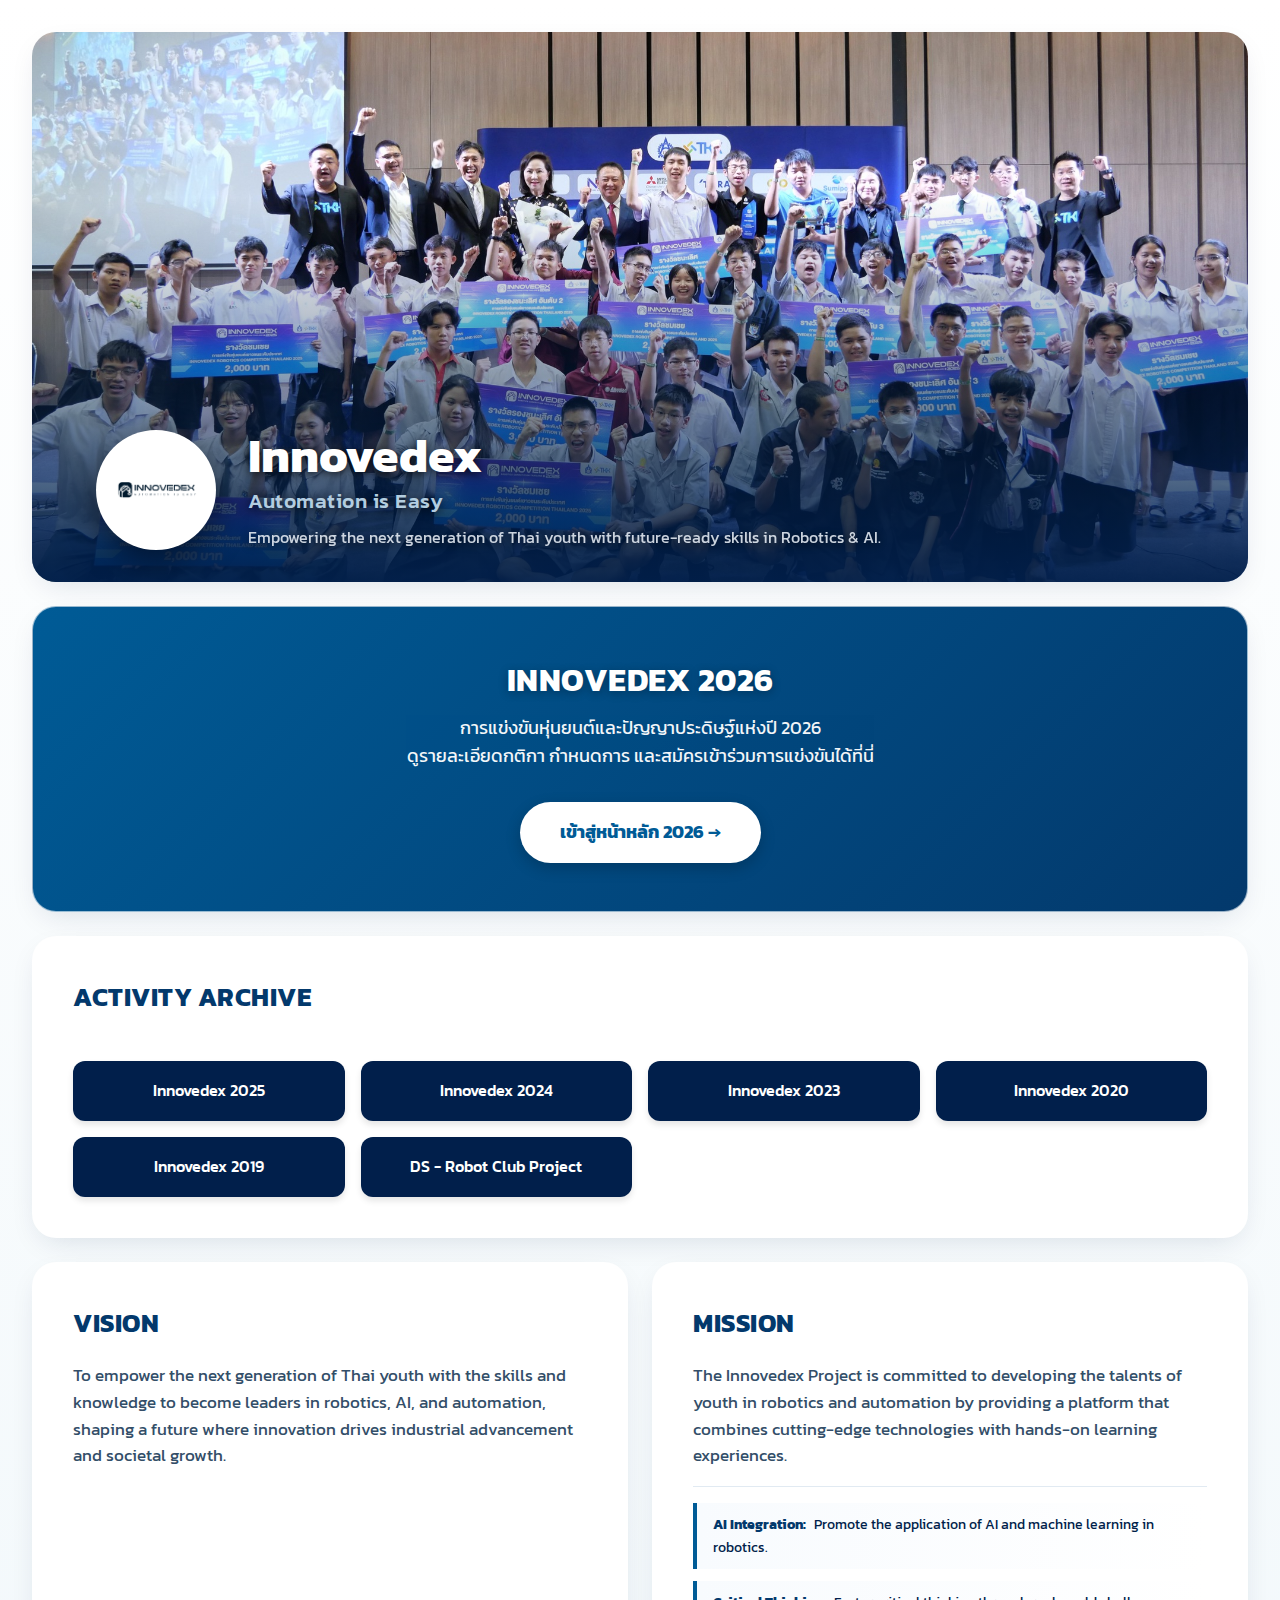
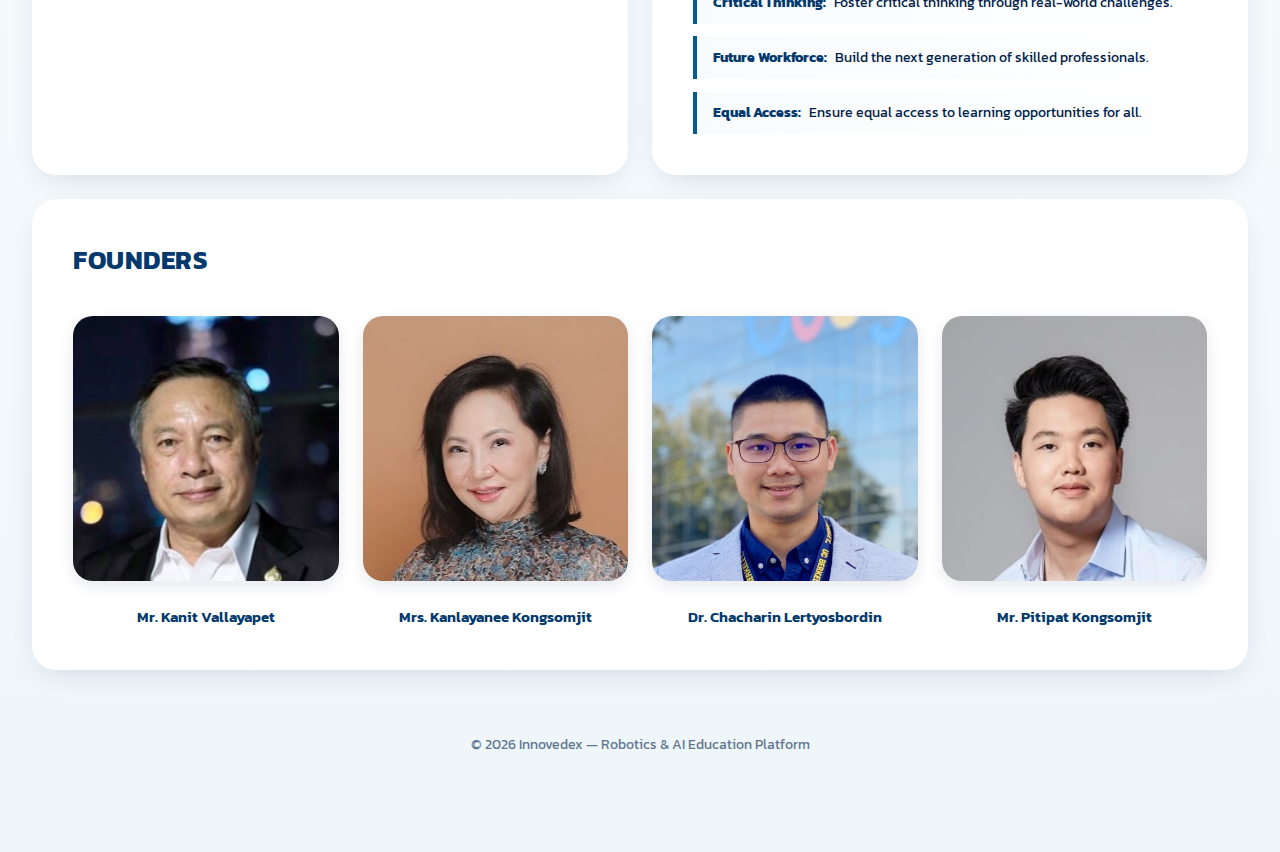
<file: index.html>
<!DOCTYPE html>
<html lang="th">

<head>

    <!-- Google tag (gtag.js) -->
    <script async src="https://www.googletagmanager.com/gtag/js?id=G-G7YP51WN00"></script>
    <script>
        window.dataLayer = window.dataLayer || [];
        function gtag() { dataLayer.push(arguments); }
        gtag('js', new Date());

        gtag('config', 'G-G7YP51WN00');
    </script>


    <meta charset="UTF-8">
    <meta name="viewport" content="width=device-width, initial-scale=1">
    <title>Innovedex | Robotics & AI Innovation Platform Thailand</title>

    <meta name="description"
        content="Innovedex empowers Thai youth in robotics, AI, and automation through experiential learning and cutting-edge technology.">
    <link rel="canonical" href="https://sites.google.com/view/innovedex">

    <link href="https://fonts.googleapis.com/css2?family=Kanit:wght@300;400;500;600;700&display=swap" rel="stylesheet">
    <link rel="stylesheet" href="index-style.css">
</head>



<body>

    <main class="bento-grid">

        <header class="tile hero-banner">
            <div class="hero-overlay"></div>
            <div class="hero-content-wrapper">
                <div class="logo-card">
                    <img src="img/logo/main-logo.png" alt="Innovedex Official Logo" class="main-logo">
                </div>

                <div class="text-content">
                    <h1>Innovedex</h1>
                    <p class="tagline">Automation is Easy</p>
                    <p class="description">Empowering the next generation of Thai youth with future-ready skills in
                        Robotics & AI.</p>
                </div>
            </div>
        </header>

        <section class="tile"
            style="grid-column: span 4; background: linear-gradient(135deg, #005b96 0%, #03396c 100%); color: white; text-align: center; display: flex; flex-direction: column; align-items: center; justify-content: center; padding: 3rem;">
            <h2 style="color: white; font-size: 2rem; margin-bottom: 0.5rem; text-shadow: 0 2px 10px rgba(0,0,0,0.3);">
                Innovedex 2026
            </h2>
            <p style="font-size: 1.1rem; max-width: 600px; margin-bottom: 2rem; opacity: 0.95;">
                การแข่งขันหุ่นยนต์และปัญญาประดิษฐ์แห่งปี 2026 <br>
                ดูรายละเอียดกติกา กำหนดการ และสมัครเข้าร่วมการแข่งขันได้ที่นี่
            </p>
            <a href="2026.html"
                style="background: white; color: #005b96; padding: 1rem 2.5rem; border-radius: 50px; text-decoration: none; font-weight: 700; font-size: 1.1rem; box-shadow: 0 5px 15px rgba(0,0,0,0.2); transition: transform 0.2s, box-shadow 0.2s; display: inline-block;">
                เข้าสู่หน้าหลัก 2026 →
            </a>
        </section>

        <section class="tile archive-container">
            <h2>Activity Archive</h2>
            <div class="archive-grid">
                <a href="https://sites.google.com/view/innovedex/2025" class="archive-btn" target="_blank">Innovedex
                    2025</a>
                <a href="https://sites.google.com/view/innovedex/2024" class="archive-btn" target="_blank">Innovedex
                    2024</a>
                <a href="https://sites.google.com/view/innovedex/2023" class="archive-btn" target="_blank">Innovedex
                    2023</a>
                <a href="https://sites.google.com/view/innovedex/2020" class="archive-btn" target="_blank">Innovedex
                    2020</a>
                <a href="https://sites.google.com/view/innovedex/2019" class="archive-btn" target="_blank">Innovedex
                    2019</a>
                <a href="https://sites.google.com/view/innovedex/DS-robot-club" class="archive-btn" target="_blank">DS -
                    Robot Club Project</a>
            </div>
        </section>

        <section class="tile vision">
            <h2>Vision</h2>
            <p>To empower the next generation of Thai youth with the skills and knowledge to become leaders in robotics,
                AI, and automation, shaping a future where innovation drives industrial advancement and societal growth.
            </p>
        </section>

        <section class="tile mission">
            <h2>Mission</h2>
            <p class="mission-intro">The Innovedex Project is committed to developing the talents of youth in robotics
                and automation by providing a platform that combines cutting-edge technologies with hands-on learning
                experiences.</p>
            <ul class="mission-list">
                <li><strong>AI Integration:</strong> Promote the application of AI and machine learning in robotics.
                </li>
                <li><strong>Critical Thinking:</strong> Foster critical thinking through real-world challenges.</li>
                <li><strong>Future Workforce:</strong> Build the next generation of skilled professionals.</li>
                <li><strong>Equal Access:</strong> Ensure equal access to learning opportunities for all.</li>
            </ul>
        </section>

        <section class="tile founders-container">
            <h2>Founders</h2>
            <div class="founders-grid">
                <figure class="founder-card">
                    <img src="img/founder/founder1.jpg" alt="Mr. Kanit Vallayapet">
                    <figcaption>Mr. Kanit Vallayapet</figcaption>
                </figure>
                <figure class="founder-card">
                    <img src="img/founder/founder2.jpg" alt="Mrs. Kanlayanee Kongsomjit">
                    <figcaption>Mrs. Kanlayanee Kongsomjit</figcaption>
                </figure>
                <figure class="founder-card">
                    <img src="img/founder/founder3.jpg" alt="Dr. Chacharin Lertyosbordin">
                    <figcaption>Dr. Chacharin Lertyosbordin</figcaption>
                </figure>
                <figure class="founder-card">
                    <img src="img/founder/founder4.jpg" alt="Mr. Pitipat Kongsomjit">
                    <figcaption>Mr. Pitipat Kongsomjit</figcaption>
                </figure>
            </div>
        </section>

    </main>

    <footer class="footer">
        <p>© 2026 Innovedex — Robotics & AI Education Platform</p>
    </footer>

    <script src="script.js"></script>

</body>

</html>
</file>
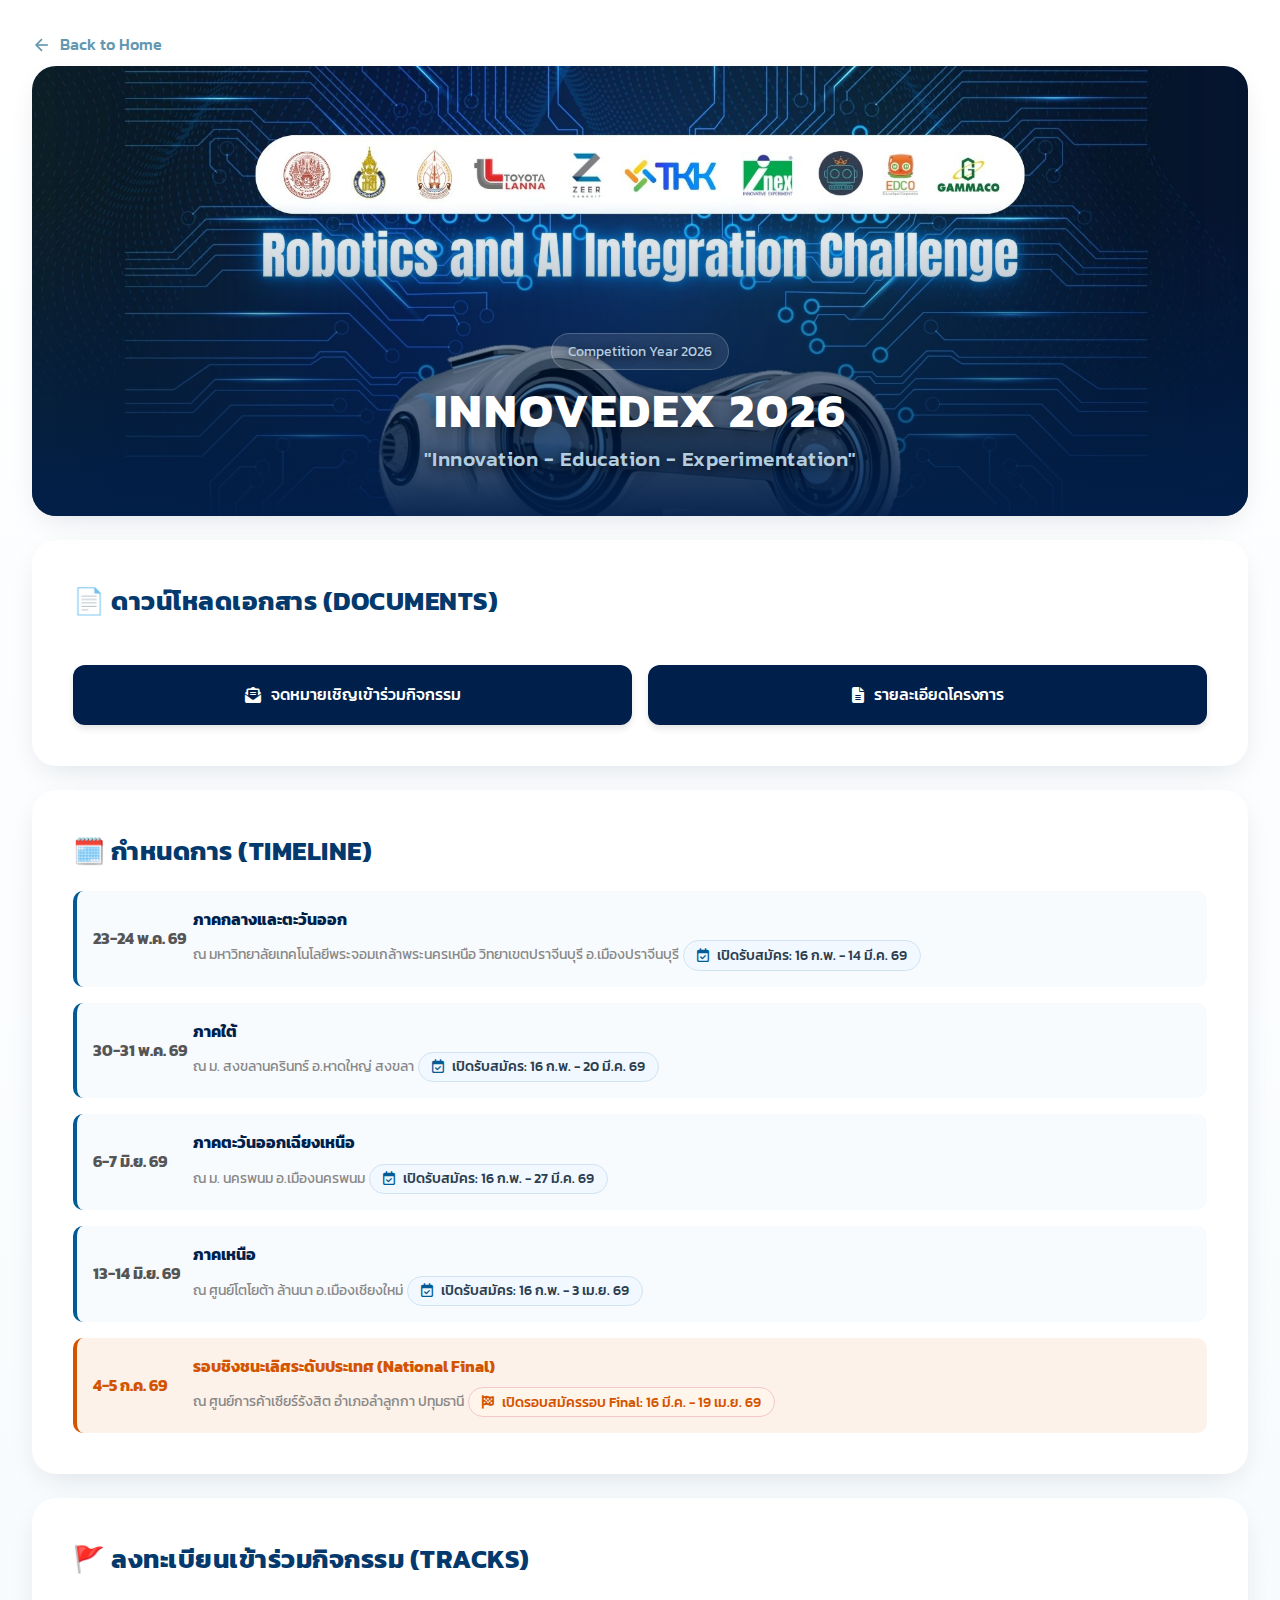
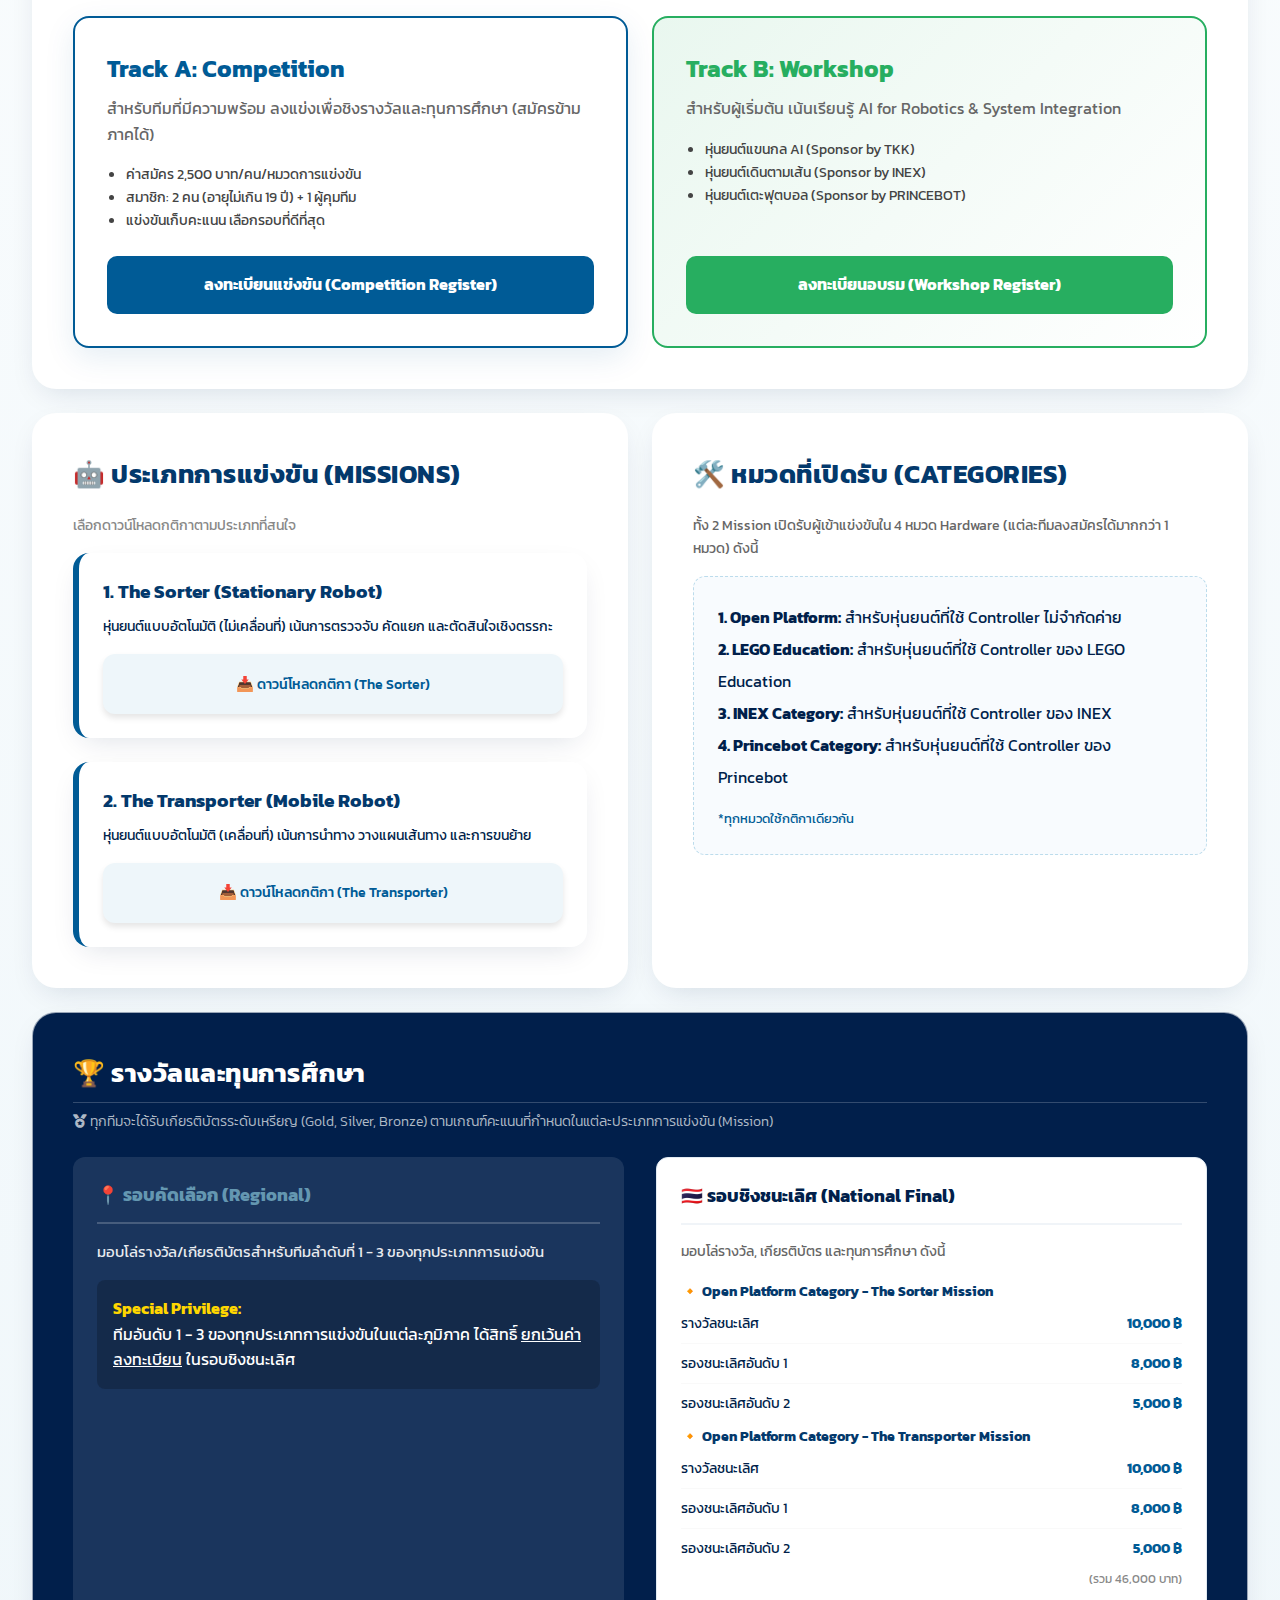
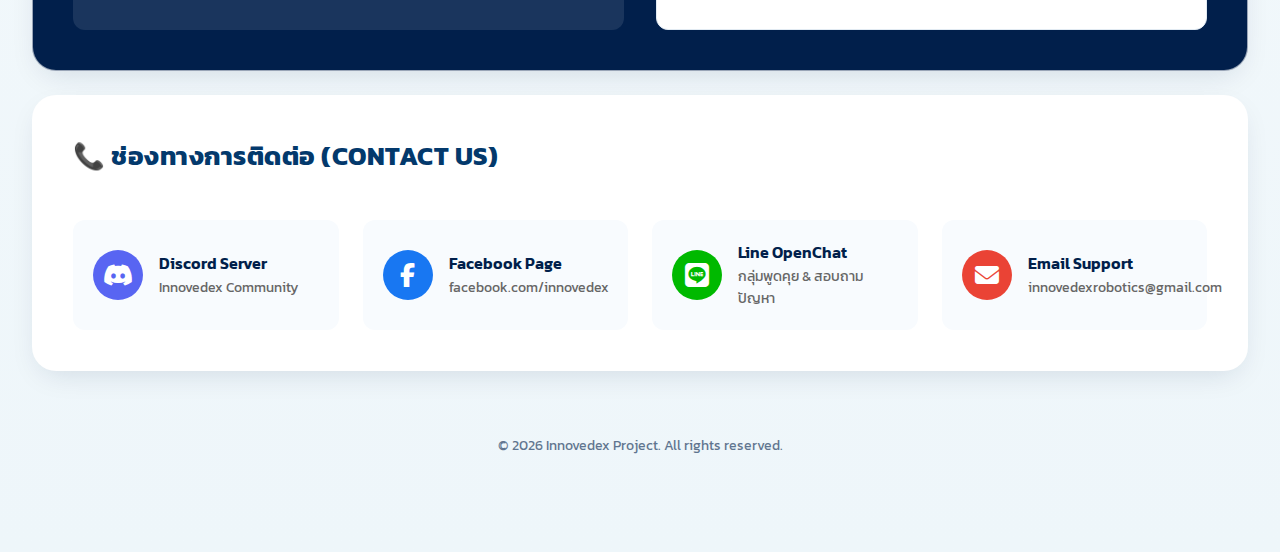
<file: 2026.html>
<!DOCTYPE html>
<html lang="th">

<head>
    <!-- Google tag (gtag.js) -->
    <script async src="https://www.googletagmanager.com/gtag/js?id=G-G7YP51WN00"></script>
    <script>
        window.dataLayer = window.dataLayer || [];
        function gtag() { dataLayer.push(arguments); }
        gtag('js', new Date());

        gtag('config', 'G-G7YP51WN00');
    </script>

    <meta charset="UTF-8">
    <meta name="viewport" content="width=device-width, initial-scale=1">
    <title>Innovedex 2026 | Official Portal</title>

    <link href="https://fonts.googleapis.com/css2?family=Kanit:wght@300;400;500;600;700&display=swap" rel="stylesheet">

    <link rel="stylesheet" href="https://cdnjs.cloudflare.com/ajax/libs/font-awesome/6.5.1/css/all.min.css">

    <link rel="stylesheet" href="2026-style.css">
</head>

<body>

    <main class="bento-grid">

        <a href="index.html"
            style="grid-column: span 4; display: flex; align-items: center; gap: 0.5rem; text-decoration: none; color: var(--text-muted); font-weight: 500; margin-bottom: -1rem;">
            <svg width="20" height="20" viewBox="0 0 24 24" fill="none" stroke="currentColor" stroke-width="2">
                <line x1="19" y1="12" x2="5" y2="12"></line>
                <polyline points="12 19 5 12 12 5"></polyline>
            </svg>
            Back to Home
        </a>

        <header class="tile hero-banner hero-2026" style="grid-column: span 4;">
            <div class="hero-overlay"></div>
            <div class="hero-content-wrapper" style="justify-content: center;">
                <div class="text-content">
                    <span class="hero-badge">Competition Year 2026</span>
                    <h1>Innovedex 2026</h1>
                    <p class="tagline">"Innovation - Education - Experimentation"</p>
                    <p class="description">
                    </p>
                </div>
            </div>
        </header>

        <section class="tile" style="grid-column: span 4;">
            <h2>📄 ดาวน์โหลดเอกสาร (Documents)</h2>
            <div class="archive-grid" style="grid-template-columns: 1fr 1fr;">
                <a href="https://drive.google.com/file/d/1x3pyrIXBOXbfQ9eG1qKMgv3d1Lb8KVdT/view?usp=sharing"
                    target="_blank" class="archive-btn">
                    <i class="fas fa-envelope-open-text" style="margin-right: 10px;"></i>
                    จดหมายเชิญเข้าร่วมกิจกรรม
                </a>
                <a href="https://drive.google.com/file/d/1i4s6qZhFqs080ZPRa-vPxxL5PlJXXfOd/view?usp=sharing"
                    target="_blank" class="archive-btn">
                    <i class="fas fa-file-alt" style="margin-right: 10px;"></i>
                    รายละเอียดโครงการ
                </a>
            </div>
        </section>

        <section class="tile" style="grid-column: span 4;">
            <h2>🗓️ กำหนดการ (Timeline)</h2>
            <div class="timeline-compact">

                <div class="tl-item active">
                    <div class="tl-date">23-24 พ.ค. 69</div>
                    <div class="tl-info">
                        <strong>ภาคกลางและตะวันออก</strong>
                        <span>ณ มหาวิทยาลัยเทคโนโลยีพระจอมเกล้าพระนครเหนือ วิทยาเขตปราจีนบุรี อ.เมืองปราจีนบุรี</span>
                        <div class="reg-period">
                            <i class="far fa-calendar-check"></i> เปิดรับสมัคร: 16 ก.พ. - 14 มี.ค. 69
                        </div>
                    </div>
                </div>

                <div class="tl-item active">
                    <div class="tl-date">30-31 พ.ค. 69</div>
                    <div class="tl-info">
                        <strong>ภาคใต้</strong>
                        <span>ณ ม. สงขลานครินทร์ อ.หาดใหญ่ สงขลา</span>
                        <div class="reg-period">
                            <i class="far fa-calendar-check"></i> เปิดรับสมัคร: 16 ก.พ. - 20 มี.ค. 69
                        </div>
                    </div>
                </div>

                <div class="tl-item active">
                    <div class="tl-date">6-7 มิ.ย. 69</div>
                    <div class="tl-info">
                        <strong>ภาคตะวันออกเฉียงเหนือ</strong>
                        <span>ณ ม. นครพนม อ.เมืองนครพนม</span>
                        <div class="reg-period">
                            <i class="far fa-calendar-check"></i> เปิดรับสมัคร: 16 ก.พ. - 27 มี.ค. 69
                        </div>
                    </div>
                </div>

                <div class="tl-item active">
                    <div class="tl-date">13-14 มิ.ย. 69</div>
                    <div class="tl-info">
                        <strong>ภาคเหนือ</strong>
                        <span>ณ ศูนย์โตโยต้า ล้านนา อ.เมืองเชียงใหม่</span>
                        <div class="reg-period">
                            <i class="far fa-calendar-check"></i> เปิดรับสมัคร: 16 ก.พ. - 3 เม.ย. 69
                        </div>
                    </div>
                </div>

                <div class="tl-item final">
                    <div class="tl-date" style="color: #d35400;">4-5 ก.ค. 69</div>
                    <div class="tl-info">
                        <strong style="color: #d35400;">รอบชิงชนะเลิศระดับประเทศ (National Final) </strong>
                        <span>ณ ศูนย์การค้าเซียร์รังสิต อำเภอลำลูกกา ปทุมธานี</span>
                        <div class="reg-period">
                            <i class="fas fa-flag-checkered"></i> เปิดรอบสมัครรอบ Final: 16 มี.ค. - 19 เม.ย. 69
                        </div>
                    </div>
                </div>

            </div>
        </section>

        <section class="tile" style="grid-column: span 4;">
            <h2>🚩 ลงทะเบียนเข้าร่วมกิจกรรม (Tracks)</h2>
            <div class="track-container">

                <div class="track-card track-comp">
                    <div>
                        <h3>Track A: Competition</h3>
                        <p style="color: #666; margin-top: 0.5rem;">สำหรับทีมที่มีความพร้อม
                            ลงแข่งเพื่อชิงรางวัลและทุนการศึกษา (สมัครข้ามภาคได้)</p>
                        <ul style="margin-top: 1rem; padding-left: 1.2rem; font-size: 0.9rem; color: #444;">
                            <li>ค่าสมัคร 2,500 บาท/คน/หมวดการแข่งขัน</li>
                            <li>สมาชิก: 2 คน (อายุไม่เกิน 19 ปี) + 1 ผู้คุมทีม </li>
                            <li>แข่งขันเก็บคะแนน เลือกรอบที่ดีที่สุด</li>
                        </ul>
                    </div>
                    <a href="regist-competition.html" class="btn-register btn-blue">
                        ลงทะเบียนแข่งขัน (Competition Register)
                    </a>
                </div>

                <div class="track-card track-train">
                    <div>
                        <h3>Track B: Workshop</h3>
                        <p style="color: #666; margin-top: 0.5rem;">สำหรับผู้เริ่มต้น เน้นเรียนรู้ AI for Robotics &
                            System Integration</p>
                        <ul style="margin-top: 1rem; padding-left: 1.2rem; font-size: 0.9rem; color: #444;">
                            <li>หุ่นยนต์แขนกล AI (Sponsor by TKK) </li>
                            <li>หุ่นยนต์เดินตามเส้น (Sponsor by INEX)</li>
                            <li>หุ่นยนต์เตะฟุตบอล (Sponsor by PRINCEBOT)</li>
                        </ul>
                    </div>
                    <a href="regist-workshop.html" class="btn-register btn-green">
                        ลงทะเบียนอบรม (Workshop Register)
                    </a>
                </div>

            </div>
        </section>

        <section class="tile" style="grid-column: span 2;">
            <h2>🤖 ประเภทการแข่งขัน (Missions)</h2>
            <p style="font-size: 0.9rem; color: #888; margin-bottom: 1rem;">เลือกดาวน์โหลดกติกาตามประเภทที่สนใจ</p>

            <div class="mission-grid" style="grid-template-columns: 1fr;">

                <div class="mission-box">
                    <h3 style="color: var(--accent-dark);">1. The Sorter (Stationary Robot)</h3>
                    <p style="font-size: 0.9rem; margin-top: 0.5rem;">หุ่นยนต์แบบอัตโนมัติ (ไม่เคลื่อนที่)
                        เน้นการตรวจจับ คัดแยก และตัดสินใจเชิงตรรกะ</p>
                    <a href="https://docs.google.com/document/d/1QG20Fbovg8lY0ep1jgNjyPoJeT8ubUsJBSPog0SzRzY/edit?usp=sharing"
                        class="archive-btn"
                        style="margin-top: 1rem; height: auto; padding: 0.6rem; font-size: 0.9rem; background: #eef6fa; color: var(--accent-primary);">
                        📥 ดาวน์โหลดกติกา (The Sorter)
                    </a>
                </div>

                <div class="mission-box">
                    <h3 style="color: var(--accent-dark);">2. The Transporter (Mobile Robot)</h3>
                    <p style="font-size: 0.9rem; margin-top: 0.5rem;">หุ่นยนต์แบบอัตโนมัติ (เคลื่อนที่) เน้นการนำทาง
                        วางแผนเส้นทาง และการขนย้าย</p>
                    <a href="https://docs.google.com/document/d/1TWl-LS2Ruv6Od2O_aRrzt0tF5NFlsid0ESexE3StdM0/edit?usp=sharing"
                        class="archive-btn"
                        style="margin-top: 1rem; height: auto; padding: 0.6rem; font-size: 0.9rem; background: #eef6fa; color: var(--accent-primary);">
                        📥 ดาวน์โหลดกติกา (The Transporter)
                    </a>
                </div>
            </div>
        </section>

        <section class="tile" style="grid-column: span 2;">
            <h2>🛠️ หมวดที่เปิดรับ (Categories)</h2>
            <p style="font-size: 0.9rem; color: #666; margin-bottom: 1rem;">ทั้ง 2 Mission เปิดรับผู้เข้าแข่งขันใน 4
                หมวด Hardware (แต่ละทีมลงสมัครได้มากกว่า 1 หมวด) ดังนี้</p>

            <div style="background: #f8fbfe; padding: 1.5rem; border-radius: 12px; border: 1px dashed #bcdcec;">
                <ul style="list-style: none; padding: 0; line-height: 2;">
                    <li><strong>1. Open Platform:</strong> สำหรับหุ่นยนต์ที่ใช้ Controller ไม่จำกัดค่าย</li>
                    <li><strong>2. LEGO Education:</strong> สำหรับหุ่นยนต์ที่ใช้ Controller ของ LEGO Education</li>
                    <li><strong>3. INEX Category:</strong> สำหรับหุ่นยนต์ที่ใช้ Controller ของ INEX</li>
                    <li><strong>4. Princebot Category:</strong> สำหรับหุ่นยนต์ที่ใช้ Controller ของ Princebot</li>
                </ul>
                <p style="font-size: 0.8rem; color: var(--accent-primary); margin-top: 1rem;">*ทุกหมวดใช้กติกาเดียวกัน
                </p>
            </div>
        </section>

        <section class="tile" style="grid-column: span 4; background-color: #011f4b; color: white;">
            <h2
                style="color: white; border-bottom: 1px solid rgba(255,255,255,0.2); padding-bottom: 0.5rem; margin-bottom: 0.5rem;">
                🏆 รางวัลและทุนการศึกษา</h2>

            <div
                style="font-size: 0.85rem; color: rgba(255, 255, 255, 0.7); text-align: left; margin-bottom: 1.5rem; font-weight: 300;">
                <i class="fas fa-medal"></i> ทุกทีมจะได้รับเกียรติบัตรระดับเหรียญ (Gold, Silver, Bronze)
                ตามเกณฑ์คะแนนที่กำหนดในแต่ละประเภทการแข่งขัน (Mission)
            </div>

            <div class="prize-section" style="margin-top: 0;">

                <div class="prize-card" style="background: rgba(255,255,255,0.1); border: none; color: white;">
                    <div class="prize-header" style="color: #6497b1; border-color: rgba(255,255,255,0.2);">
                        📍 รอบคัดเลือก (Regional)
                    </div>
                    <p style="font-size: 0.95rem; margin-bottom: 1rem; opacity: 0.9;">
                        มอบโล่รางวัล/เกียรติบัตรสำหรับทีมลำดับที่ 1 - 3 ของทุกประเภทการแข่งขัน</p>
                    <div style="background: rgba(0, 0, 0, 0.2); padding: 1rem; border-radius: 8px;">
                        <strong style="color: #ffd700;">Special Privilege:</strong><br>
                        ทีมอันดับ 1 - 3 ของทุกประเภทการแข่งขันในแต่ละภูมิภาค ได้สิทธิ์ <u>ยกเว้นค่าลงทะเบียน</u>
                        ในรอบชิงชนะเลิศ
                    </div>
                </div>

                <div class="prize-card" style="background: white; color: var(--text-main);">
                    <div class="prize-header">
                        🇹🇭 รอบชิงชนะเลิศ (National Final)
                    </div>
                    <p style="font-size: 0.85rem; color: #666; margin-bottom: 1rem;">มอบโล่รางวัล, เกียรติบัตร
                        และทุนการศึกษา ดังนี้</p>

                    <div style="margin-bottom: 1rem;">
                        <strong style="font-size: 0.9rem; color: var(--accent-dark);">🔸 Open Platform Category - The
                            Sorter Mission</strong>
                        <table class="prize-table">
                            <tr>
                                <td>รางวัลชนะเลิศ</td>
                                <td class="money">10,000 ฿</td>
                            </tr>
                            <tr>
                                <td>รองชนะเลิศอันดับ 1</td>
                                <td class="money">8,000 ฿</td>
                            </tr>
                            <tr>
                                <td>รองชนะเลิศอันดับ 2</td>
                                <td class="money">5,000 ฿</td>
                            </tr>
                        </table>
                        <strong style="font-size: 0.9rem; color: var(--accent-dark);">🔸 Open Platform Category - The
                            Transporter Mission</strong>
                        <table class="prize-table">
                            <tr>
                                <td>รางวัลชนะเลิศ</td>
                                <td class="money">10,000 ฿</td>
                            </tr>
                            <tr>
                                <td>รองชนะเลิศอันดับ 1</td>
                                <td class="money">8,000 ฿</td>
                            </tr>
                            <tr>
                                <td>รองชนะเลิศอันดับ 2</td>
                                <td class="money">5,000 ฿</td>
                            </tr>
                        </table>
                        <div style="font-size: 0.75rem; color: #888; text-align: right; margin-top: 2px;">(รวม 46,000
                            บาท)</div>
                    </div>
                </div>

            </div>
        </section>

        <section class="tile" style="grid-column: span 4;">
            <h2>📞 ช่องทางการติดต่อ (Contact Us)</h2>
            <div class="contact-grid">

                <a href="https://discord.gg/SWHbzYQp4" target="_blank" class="contact-item">
                    <div class="contact-icon icon-discord">
                        <i class="fab fa-discord"></i>
                    </div>
                    <div class="contact-text">
                        <h4>Discord Server</h4>
                        <p>Innovedex Community</p>
                    </div>
                </a>

                <a href="https://www.facebook.com/innovedex/" target="_blank" class="contact-item">
                    <div class="contact-icon icon-fb">
                        <i class="fab fa-facebook-f"></i>
                    </div>
                    <div class="contact-text">
                        <h4>Facebook Page</h4>
                        <p>facebook.com/innovedex</p>
                    </div>
                </a>

                <a href="https://line.me/ti/g2/4NmMCySYWjRSfgigHviHGhu4usAzZsJ9gTeIQg" target="_blank"
                    class="contact-item">
                    <div class="contact-icon icon-line">
                        <i class="fab fa-line"></i>
                    </div>
                    <div class="contact-text">
                        <h4>Line OpenChat</h4>
                        <p>กลุ่มพูดคุย & สอบถามปัญหา</p>
                    </div>
                </a>

                <a href="mailto:innovedexrobotics@gmail.com" class="contact-item">
                    <div class="contact-icon icon-email">
                        <i class="fas fa-envelope"></i>
                    </div>
                    <div class="contact-text">
                        <h4>Email Support</h4>
                        <p>innovedexrobotics@gmail.com</p>
                    </div>
                </a>

            </div>
        </section>

    </main>

    <footer class="footer">
        <p>© 2026 Innovedex Project. All rights reserved.</p>
    </footer>

</body>


</html>
</file>
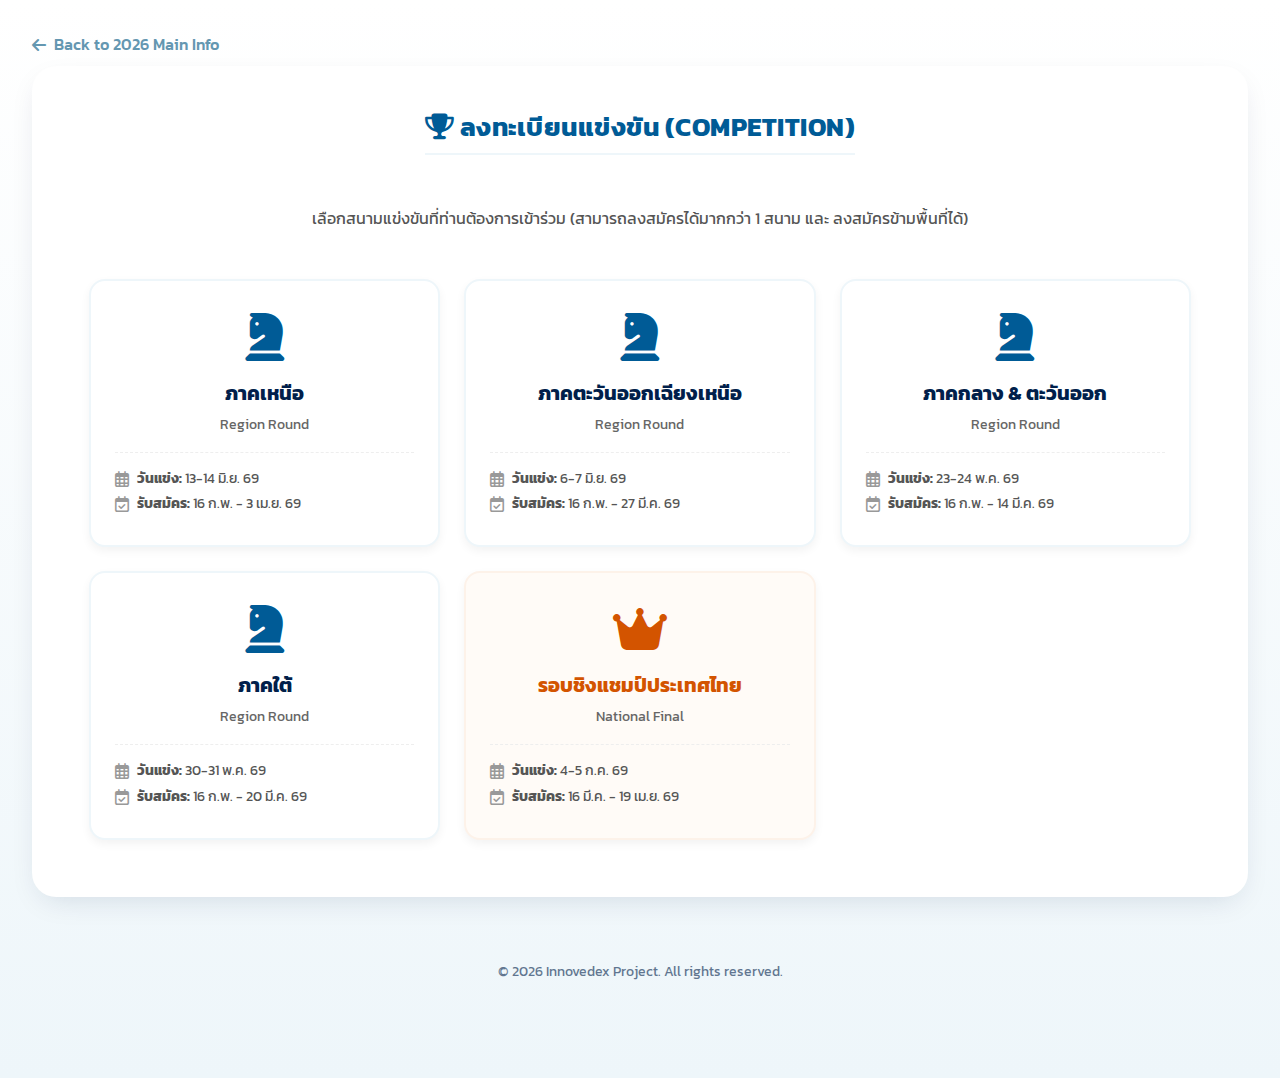
<file: regist-competition.html>
<!DOCTYPE html>
<html lang="th">

<head>
    <!-- Google tag (gtag.js) -->
    <script async src="https://www.googletagmanager.com/gtag/js?id=G-G7YP51WN00"></script>
    <script>
        window.dataLayer = window.dataLayer || [];
        function gtag() { dataLayer.push(arguments); }
        gtag('js', new Date());

        gtag('config', 'G-G7YP51WN00');
    </script>

    <meta charset="UTF-8">
    <meta name="viewport" content="width=device-width, initial-scale=1">
    <title>Competition Registration | Innovedex 2026</title>

    <link href="https://fonts.googleapis.com/css2?family=Kanit:wght@300;400;500;600;700&display=swap" rel="stylesheet">
    <link rel="stylesheet" href="https://cdnjs.cloudflare.com/ajax/libs/font-awesome/6.5.1/css/all.min.css">

    <!-- Link both stylesheets to ensure variable availability and overrides -->
    <link rel="stylesheet" href="2026-style.css">
    <link rel="stylesheet" href="regist-style.css">
</head>

<body>

    <main class="bento-grid">

        <!-- Back Button -->
        <a href="2026.html"
            style="grid-column: span 4; display: flex; align-items: center; gap: 0.5rem; text-decoration: none; color: var(--text-muted); font-weight: 500; margin-bottom: -1rem;">
            <i class="fas fa-arrow-left"></i>
            Back to 2026 Main Info
        </a>

        <!-- Competition Section -->
        <section class="tile theme-comp" style="grid-column: span 4;">
            <div class="reg-header">
                <h2><i class="fas fa-trophy"></i> ลงทะเบียนแข่งขัน (Competition)</h2>
            </div>

            <p class="reg-desc">
                เลือกสนามแข่งขันที่ท่านต้องการเข้าร่วม (สามารถลงสมัครได้มากกว่า 1 สนาม และ ลงสมัครข้ามพื้นที่ได้)
            </p>

            <div class="reg-grid">

                <!-- NORTH -->
                <a href="https://forms.gle/85iJ1g61sqKiFdLd7" target="_blank" class="reg-card">
                    <i class="fas fa-chess-knight main-icon"></i>
                    <h3>ภาคเหนือ</h3>
                    <span class="sub-text">Region Round</span>
                    <div class="reg-date-info">
                        <div class="date-row">
                            <i class="far fa-calendar-alt"></i>
                            <div><strong>วันแข่ง:</strong> 13-14 มิ.ย. 69</div>
                        </div>
                        <div class="date-row">
                            <i class="far fa-calendar-check"></i>
                            <div><strong>รับสมัคร:</strong> 16 ก.พ. - 3 เม.ย. 69</div>
                        </div>
                    </div>
                </a>

                <!-- NORTHEAST -->
                <a href="https://forms.gle/oc2WMiAGBgkgudrs5" target="_blank" class="reg-card">
                    <i class="fas fa-chess-knight main-icon"></i>
                    <h3>ภาคตะวันออกเฉียงเหนือ</h3>
                    <span class="sub-text">Region Round</span>
                    <div class="reg-date-info">
                        <div class="date-row">
                            <i class="far fa-calendar-alt"></i>
                            <div><strong>วันแข่ง:</strong> 6-7 มิ.ย. 69</div>
                        </div>
                        <div class="date-row">
                            <i class="far fa-calendar-check"></i>
                            <div><strong>รับสมัคร:</strong> 16 ก.พ. - 27 มี.ค. 69</div>
                        </div>
                    </div>
                </a>

                <!-- CENTRAL & EAST -->
                <a href="https://forms.gle/dHVoLC5kkhVyYhf9A" target="_blank" class="reg-card">
                    <i class="fas fa-chess-knight main-icon"></i>
                    <h3>ภาคกลาง & ตะวันออก</h3>
                    <span class="sub-text">Region Round</span>
                    <div class="reg-date-info">
                        <div class="date-row">
                            <i class="far fa-calendar-alt"></i>
                            <div><strong>วันแข่ง:</strong> 23-24 พ.ค. 69</div>
                        </div>
                        <div class="date-row">
                            <i class="far fa-calendar-check"></i>
                            <div><strong>รับสมัคร:</strong> 16 ก.พ. - 14 มี.ค. 69</div>
                        </div>
                    </div>
                </a>

                <!-- SOUTH -->
                <a href="https://forms.gle/U8STx9W7JCiJB3788" target="_blank" class="reg-card">
                    <i class="fas fa-chess-knight main-icon"></i>
                    <h3>ภาคใต้</h3>
                    <span class="sub-text">Region Round</span>
                    <div class="reg-date-info">
                        <div class="date-row">
                            <i class="far fa-calendar-alt"></i>
                            <div><strong>วันแข่ง:</strong> 30-31 พ.ค. 69</div>
                        </div>
                        <div class="date-row">
                            <i class="far fa-calendar-check"></i>
                            <div><strong>รับสมัคร:</strong> 16 ก.พ. - 20 มี.ค. 69</div>
                        </div>
                    </div>
                </a>

                <!-- FINAL ROUND -->
                <a href="https://forms.gle/44wshotJvf2G3Gqw7" target="_blank" class="reg-card final-round">
                    <i class="fas fa-crown main-icon"></i>
                    <h3>รอบชิงแชมป์ประเทศไทย</h3>
                    <span class="sub-text">National Final</span>
                    <div class="reg-date-info">
                        <div class="date-row">
                            <i class="far fa-calendar-alt"></i>
                            <div><strong>วันแข่ง:</strong> 4-5 ก.ค. 69</div>
                        </div>
                        <div class="date-row">
                            <i class="far fa-calendar-check"></i>
                            <div><strong>รับสมัคร:</strong> 16 มี.ค. - 19 เม.ย. 69</div>
                        </div>
                    </div>
                </a>
            </div>
        </section>

    </main>

    <footer class="footer">
        <p>© 2026 Innovedex Project. All rights reserved.</p>
    </footer>

</body>

</html>
</file>
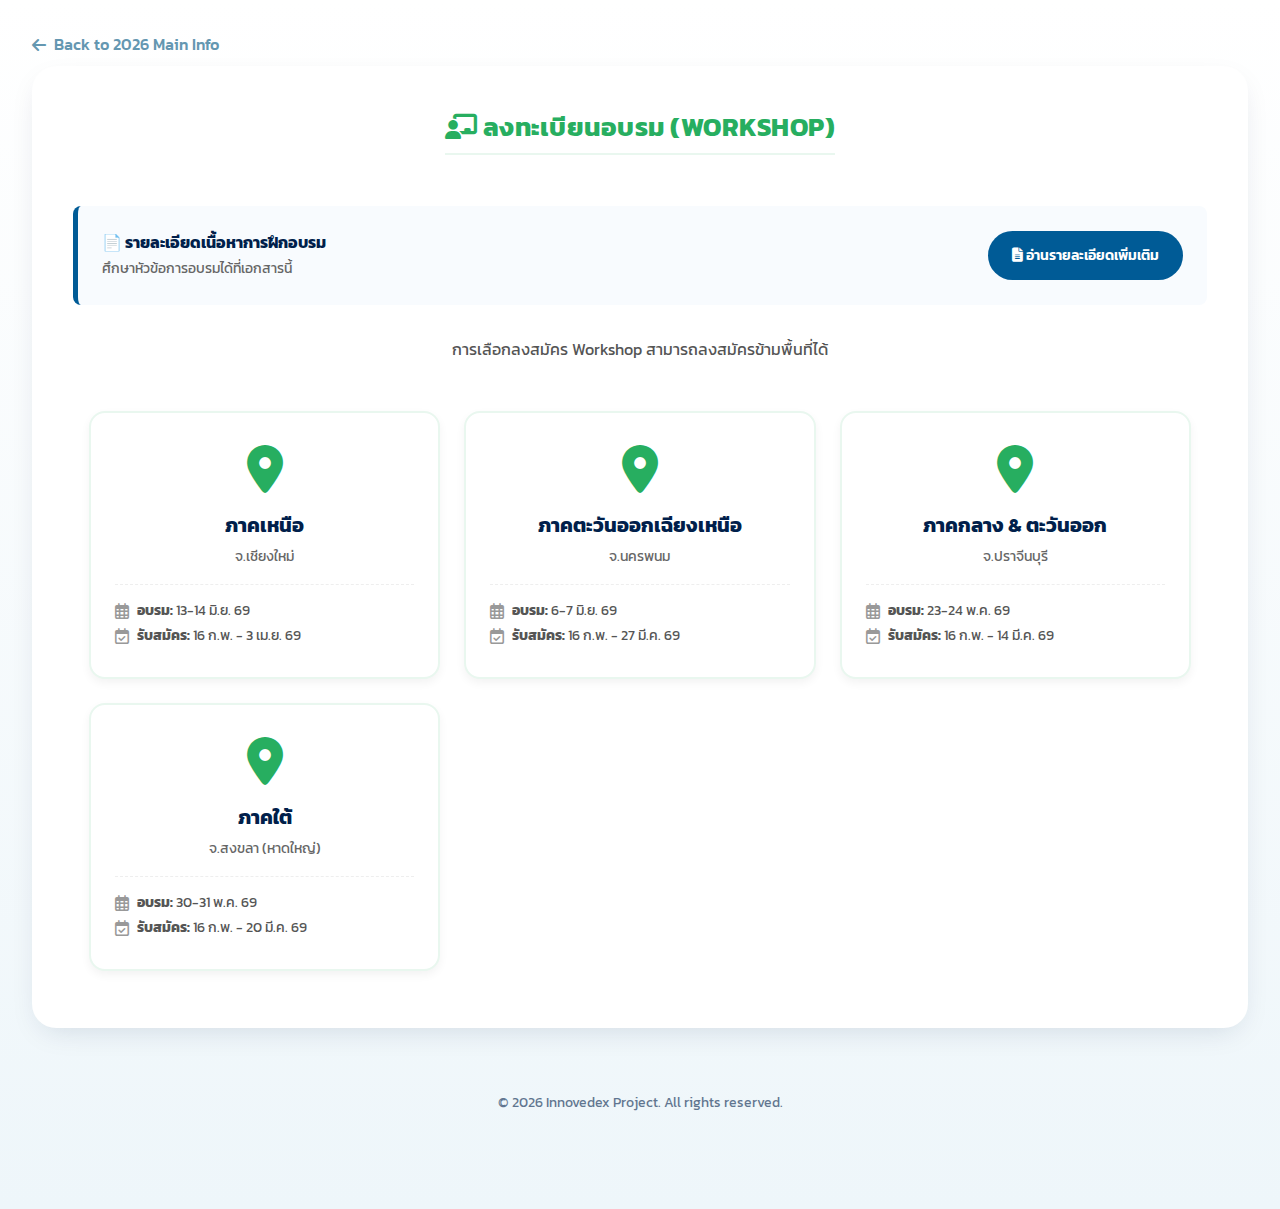
<file: regist-workshop.html>
<!DOCTYPE html>
<html lang="th">

<head>
    <!-- Google tag (gtag.js) -->
    <script async src="https://www.googletagmanager.com/gtag/js?id=G-G7YP51WN00"></script>
    <script>
        window.dataLayer = window.dataLayer || [];
        function gtag() { dataLayer.push(arguments); }
        gtag('js', new Date());

        gtag('config', 'G-G7YP51WN00');
    </script>

    <meta charset="UTF-8">
    <meta name="viewport" content="width=device-width, initial-scale=1">
    <title>Workshop Registration | Innovedex 2026</title>

    <link href="https://fonts.googleapis.com/css2?family=Kanit:wght@300;400;500;600;700&display=swap" rel="stylesheet">
    <link rel="stylesheet" href="https://cdnjs.cloudflare.com/ajax/libs/font-awesome/6.5.1/css/all.min.css">

    <!-- Link both stylesheets to ensure variable availability and overrides -->
    <link rel="stylesheet" href="2026-style.css">
    <link rel="stylesheet" href="regist-style.css">
</head>

<body>

    <main class="bento-grid">

        <!-- Back Button -->
        <a href="2026.html"
            style="grid-column: span 4; display: flex; align-items: center; gap: 0.5rem; text-decoration: none; color: var(--text-muted); font-weight: 500; margin-bottom: -1rem;">
            <i class="fas fa-arrow-left"></i>
            Back to 2026 Main Info
        </a>

        <!-- Training Section -->
        <section class="tile theme-train" style="grid-column: span 4;">
            <div class="reg-header">
                <h2><i class="fas fa-chalkboard-teacher"></i> ลงทะเบียนอบรม (Workshop)</h2>
            </div>

            <div class="info-box">
                <div class="info-box-text">
                    <strong>📄 รายละเอียดเนื้อหาการฝึกอบรม</strong><br>
                    <span style="font-size: 0.9rem; color: #666;">ศึกษาหัวข้อการอบรมได้ที่เอกสารนี้</span>
                </div>
                <a href="https://docs.google.com/document/d/e/2PACX-1vQGsTxRCTm_2X8rrkIJNVYmUNfUrCQdHUoEyXsycfrvMSTXm-WZ-7SnB0ZuW5RajjNIarGiON26Zw94/pub"
                    target="_blank" class="info-btn">
                    <i class="fas fa-file-alt"></i> อ่านรายละเอียดเพิ่มเติม
                </a>
            </div>

            <p class="reg-desc">
                การเลือกลงสมัคร Workshop สามารถลงสมัครข้ามพื้นที่ได้
            </p>

            <div class="reg-grid">

                <!-- NORTH -->
                <a href="https://forms.gle/DatPzTFEqCTbFYTMA" target="_blank" class="reg-card">
                    <i class="fas fa-map-marker-alt main-icon"></i>
                    <h3>ภาคเหนือ</h3>
                    <span class="sub-text">จ.เชียงใหม่</span>
                    <div class="reg-date-info">
                        <div class="date-row">
                            <i class="far fa-calendar-alt"></i>
                            <div><strong>อบรม:</strong> 13-14 มิ.ย. 69</div>
                        </div>
                        <div class="date-row">
                            <i class="far fa-calendar-check"></i>
                            <div><strong>รับสมัคร:</strong> 16 ก.พ. - 3 เม.ย. 69</div>
                        </div>
                    </div>
                </a>

                <!-- NORTHEAST -->
                <a href="https://forms.gle/fYGRaypcREmj3xmb7" target="_blank" class="reg-card">
                    <i class="fas fa-map-marker-alt main-icon"></i>
                    <h3>ภาคตะวันออกเฉียงเหนือ</h3>
                    <span class="sub-text">จ.นครพนม</span>
                    <div class="reg-date-info">
                        <div class="date-row">
                            <i class="far fa-calendar-alt"></i>
                            <div><strong>อบรม:</strong> 6-7 มิ.ย. 69</div>
                        </div>
                        <div class="date-row">
                            <i class="far fa-calendar-check"></i>
                            <div><strong>รับสมัคร:</strong> 16 ก.พ. - 27 มี.ค. 69</div>
                        </div>
                    </div>
                </a>

                <!-- CENTRAL & EAST -->
                <a href="https://forms.gle/mjxxazWF3nVcmhk26" target="_blank" class="reg-card">
                    <i class="fas fa-map-marker-alt main-icon"></i>
                    <h3>ภาคกลาง & ตะวันออก</h3>
                    <span class="sub-text">จ.ปราจีนบุรี</span>
                    <div class="reg-date-info">
                        <div class="date-row">
                            <i class="far fa-calendar-alt"></i>
                            <div><strong>อบรม:</strong> 23-24 พ.ค. 69</div>
                        </div>
                        <div class="date-row">
                            <i class="far fa-calendar-check"></i>
                            <div><strong>รับสมัคร:</strong> 16 ก.พ. - 14 มี.ค. 69</div>
                        </div>
                    </div>
                </a>

                <!-- SOUTH -->
                <a href="https://forms.gle/1iarbuzcdJcFs7HR9" target="_blank" class="reg-card">
                    <i class="fas fa-map-marker-alt main-icon"></i>
                    <h3>ภาคใต้</h3>
                    <span class="sub-text">จ.สงขลา (หาดใหญ่)</span>
                    <div class="reg-date-info">
                        <div class="date-row">
                            <i class="far fa-calendar-alt"></i>
                            <div><strong>อบรม:</strong> 30-31 พ.ค. 69</div>
                        </div>
                        <div class="date-row">
                            <i class="far fa-calendar-check"></i>
                            <div><strong>รับสมัคร:</strong> 16 ก.พ. - 20 มี.ค. 69</div>
                        </div>
                    </div>
                </a>

            </div>
        </section>

    </main>

    <footer class="footer">
        <p>© 2026 Innovedex Project. All rights reserved.</p>
    </footer>

</body>

</html>
</file>
<file: index-style.css>
/* ==========================================================================
   INNOVEDEX OFFICIAL STYLE SHEET
   Theme: Modern Corporate Blue (Fixed Grid Layout)
   Palette Ref: #011f4b, #03396c, #005b96, #6497b1, #b3cde0
   ========================================================================== */

/* 1. GLOBAL VARIABLES & RESET */
:root {
    /* --- Color Palette --- */
    --bg-body: #e4ecf2;
    /* Pale Blue Background */
    --bg-tile: #ffffff;
    /* Pure White Tile */

    --text-main: #011f4b;
    /* Deep Navy (Main Text) */
    --text-light: #ffffff;
    /* White Text (Hero/Dark bg) */
    --text-muted: #6497b1;
    /* Soft Blue (Secondary Text) */

    --accent-primary: #005b96;
    /* Ocean Blue (Highlights/Buttons) */
    --accent-dark: #03396c;
    /* Dark Blue (Headings) */

    /* --- Layout & Effects --- */
    --gap: 1.5rem;
    /* Grid Gap */
    --radius: 24px;
    /* Tile Border Radius */
    --shadow-soft: 0 10px 30px -10px rgba(1, 31, 75, 0.15);
    --shadow-hover: 0 20px 40px -10px rgba(1, 31, 75, 0.25);
}

* {
    box-sizing: border-box;
    margin: 0;
    padding: 0;
}

body {
    background-color: var(--bg-body);
    background-image: linear-gradient(180deg, #ffffff 0%, #eef6fa 100%);
    color: var(--text-main);
    font-family: 'Kanit', sans-serif;
    line-height: 1.6;
    padding: 2rem;
    min-height: 100vh;
    overflow-x: hidden;
    width: 100%;
}

/* 2. MAIN BENTO GRID SYSTEM */
.bento-grid {
    display: grid;
    max-width: 1300px;
    margin: 0 auto;
    gap: var(--gap);
    grid-template-columns: repeat(4, 1fr);
    grid-auto-flow: dense;
}

/* 3. BASE TILE STYLING */
.tile {
    background: var(--bg-tile);
    padding: 2.5rem;
    border-radius: var(--radius);
    box-shadow: var(--shadow-soft);
    border: 1px solid rgba(255, 255, 255, 0.6);
    transition: transform 0.3s cubic-bezier(0.25, 0.8, 0.25, 1), box-shadow 0.3s ease;
    display: flex;
    flex-direction: column;
    overflow: hidden;
}

.tile:hover {
    transform: translateY(-6px);
    box-shadow: var(--shadow-hover);
    border-color: rgba(0, 91, 150, 0.2);
}

/* ==========================================================================
   4. HERO BANNER SECTION
   ========================================================================== */
.hero-banner {
    grid-column: span 4;
    position: relative;
    min-height: 550px;
    display: flex;
    align-items: flex-end;
    justify-content: flex-end;
    border: none;
    padding: 0;

    background-image: url('img/composition/head.jpg');
    background-size: cover;
    background-position: center 60%;
    color: var(--text-light);
    overflow: hidden;
}

.hero-overlay {
    position: absolute;
    top: 0;
    left: 0;
    right: 0;
    bottom: 0;
    background: linear-gradient(to bottom,
            rgba(1, 31, 75, 0) 30%,
            rgba(1, 31, 75, 0.5) 70%,
            rgba(1, 31, 75, 0.95) 100%);
    z-index: 1;
}

.hero-content-wrapper {
    position: relative;
    z-index: 2;
    width: 100%;
    display: flex;
    align-items: center;
    gap: 2rem;
    padding-left: 3rem;
    padding-right: 3rem;
    padding-bottom: 2rem;
    max-width: 1200px;
}

.logo-card {
    background: rgba(255, 255, 255);
    width: 120px;
    height: 120px;
    border-radius: 50%;
    display: flex;
    align-items: center;
    justify-content: center;
    padding: 15px;
    box-shadow: 0 10px 30px rgba(0, 0, 0, 0.5);
    border: 4px solid rgba(255, 255, 255, 0.2);
    backdrop-filter: blur(5px);
    flex-shrink: 0;
}

.main-logo {
    width: 100%;
    height: auto;
    object-fit: contain;
}

.text-content {
    flex: 1;
    text-shadow: 0 2px 10px rgba(0, 0, 0, 0.8);
}

.hero-banner h1 {
    font-size: 3rem;
    margin: 0;
    line-height: 1;
    color: #ffffff;
    margin-bottom: 0.3rem;
}

.hero-banner .tagline {
    font-size: 1.3rem;
    font-weight: 500;
    color: #b3cde0;
    margin-bottom: 0.5rem;
    letter-spacing: 0.5px;
}

.hero-banner .description {
    font-size: 1rem;
    max-width: 700px;
    color: #e2e8f0;
    opacity: 0.9;
    line-height: 1.5;
}

/* ==========================================================================
   5. ARCHIVE SECTION (FIXED: Grid Layout)
   ========================================================================== */
.archive-container {
    grid-column: span 4;
    background: #ffffff;
}

.archive-grid {
    /* ใช้ CSS Grid แทน Flexbox เพื่อให้ขนาดปุ่มเท่ากัน */
    display: grid;
    /* auto-fill: สร้างคอลัมน์เพิ่มเรื่อยๆ ตามความกว้างหน้าจอ */
    /* minmax(220px, 1fr): ปุ่มกว้างอย่างน้อย 220px ถ้าเหลือที่ให้ขยายได้ */
    grid-template-columns: repeat(auto-fill, minmax(220px, 1fr));
    gap: 1rem;
    margin-top: 1.5rem;
}

.archive-btn {
    display: flex;
    align-items: center;
    justify-content: center;
    background-color: var(--text-main);
    /* Dark Blue */
    color: #ffffff;
    text-decoration: none;
    padding: 1rem 1.5rem;
    border-radius: 12px;
    font-weight: 500;
    transition: all 0.3s ease;
    box-shadow: 0 4px 6px rgba(0, 0, 0, 0.1);
    font-size: 1rem;
    /* บังคับความสูงให้เท่ากันสวยงาม */
    height: 100%;
    min-height: 60px;
}

.archive-btn:hover {
    background-color: var(--accent-primary);
    /* Ocean Blue */
    transform: translateY(-4px);
    box-shadow: 0 8px 15px rgba(0, 91, 150, 0.3);
}

/* ==========================================================================
   6. CONTENT TILES
   ========================================================================== */

h2 {
    font-size: 1.6rem;
    color: var(--accent-dark);
    margin-bottom: 1.2rem;
    font-weight: 700;
    text-transform: uppercase;
    letter-spacing: 0.5px;
}

.vision {
    grid-column: span 2;
}

.mission {
    grid-column: span 2;
}

.founders-container {
    grid-column: span 4;
}

.vision p,
.mission-intro {
    color: #334e68;
    font-size: 1.05rem;
}

.mission-intro {
    border-bottom: 1px solid #e1eaf2;
    padding-bottom: 1rem;
    margin-bottom: 1rem;
}

.mission-list {
    list-style: none;
    display: flex;
    flex-direction: column;
    gap: 0.8rem;
}

.mission-list li {
    font-size: 0.9rem;
    padding-left: 1rem;
    border-left: 4px solid var(--accent-primary);
    background: linear-gradient(to right, #f8fbfe, transparent);
    padding: 0.6rem 1rem;
    border-radius: 0 8px 8px 0;
}

.mission-list strong {
    color: var(--accent-dark);
    margin-right: 5px;
}

/* Founders Grid */
.founders-grid {
    display: grid;
    grid-template-columns: repeat(4, 1fr);
    gap: 1.5rem;
    margin-top: 1rem;
}

.founder-card {
    text-align: center;
    margin: 0;
}

.founder-card img {
    width: 100%;
    aspect-ratio: 1/1;
    object-fit: cover;
    border-radius: 20px;
    box-shadow: 0 5px 15px rgba(1, 31, 75, 0.1);
    transition: all 0.3s ease;
    margin-bottom: 1rem;
}

.founder-card:hover img {
    transform: scale(1.03);
}

.founder-card figcaption {
    font-weight: 600;
    color: var(--accent-dark);
    font-size: 0.95rem;
}

/* ==========================================================================
   7. PARTNERS & SPONSORS
   ========================================================================== */
.partners-container,
.sponsors-container {
    grid-column: span 4;
    background: #ffffff;
    border: 1px solid rgba(0, 0, 0, 0.05);
    box-shadow: 0 4px 20px rgba(0, 0, 0, 0.02);
}

.logo-grid {
    display: flex;
    flex-wrap: wrap;
    justify-content: center;
    align-items: center;
    gap: 2rem;
    margin-top: 1.5rem;
    padding: 2rem;
}

.logo-item {
    height: 200px;
    display: flex;
    align-items: center;
    justify-content: center;
    transition: transform 0.3s ease;
    padding: 10px;
    background: white;
    border-radius: 12px;
}

.logo-img {
    max-height: 100%;
    max-width: 220px;
    width: auto;
    object-fit: contain;
    filter: none;
    /* Full Color */
    opacity: 1;
    transition: transform 0.3s cubic-bezier(0.175, 0.885, 0.32, 1.275);
}

.logo-item:hover .logo-img {
    transform: scale(1.1);
}

.footer {
    text-align: center;
    padding: 4rem 1rem;
    color: var(--text-main);
    opacity: 0.6;
    font-size: 0.85rem;
}

/* ==========================================================================
   8. RESPONSIVE DESIGN (Fixes + Archive)
   ========================================================================== */

/* Tablet (max-width: 1024px) */
@media (max-width: 1024px) {
    .bento-grid {
        grid-template-columns: repeat(2, 1fr);
    }

    .hero-banner,
    .archive-container,
    .founders-container,
    .partners-container,
    .sponsors-container {
        grid-column: span 2;
    }

    .vision,
    .mission {
        grid-column: span 1;
    }

    .founders-grid {
        grid-template-columns: repeat(2, 1fr);
    }

    .logo-card {
        width: 110px;
        height: 110px;
    }

    .hero-banner h1 {
        font-size: 2.5rem;
    }
}

/* MOBILE (max-width: 640px) */
@media (max-width: 640px) {
    body {
        padding: 1rem;
        overflow-x: hidden;
    }

    .bento-grid {
        display: flex;
        flex-direction: column;
        gap: 1.5rem;
    }

    .tile,
    .hero-banner,
    .archive-container,
    .vision,
    .mission,
    .founders-container,
    .partners-container,
    .sponsors-container {
        grid-column: auto;
        width: 100%;
        padding: 1.5rem;
    }

    /* Hero Fixes */
    .hero-banner {
        min-height: 480px;
        background-position: center bottom;
    }

    .hero-content-wrapper {
        flex-direction: column;
        align-items: flex-start;
        padding: 1.5rem;
        padding-bottom: 2rem;
        gap: 1rem;
    }

    .logo-card {
        width: 90px;
        height: 90px;
        padding: 12px;
        margin-bottom: 0;
    }

    .hero-banner h1 {
        font-size: 2.2rem;
    }

    .hero-banner .description {
        font-size: 0.95rem;
    }

    /* Archive Mobile Fix */
    .archive-grid {
        grid-template-columns: 1fr;
        /* บนมือถือให้เหลือ 1 คอลัมน์เต็มๆ */
    }

    /* Founders Fixes */
    .founders-grid {
        grid-template-columns: repeat(2, 1fr);
        gap: 1rem;
    }

    /* Partners/Sponsors Fixes */
    .logo-grid {
        gap: 1rem;
        padding: 0.5rem;
        justify-content: space-around;
    }

    .logo-item {
        height: 80px;
        width: 45%;
    }

    .logo-img {
        max-width: 100%;
    }
}
</file>
<file: 2026-style.css>
/* ==========================================================================
   INNOVEDEX OFFICIAL STYLE SHEET
   Theme: Modern Corporate Blue (Fixed Grid Layout)
   Palette Ref: #011f4b, #03396c, #005b96, #6497b1, #b3cde0
   ========================================================================== */

/* 1. GLOBAL VARIABLES & RESET */
:root {
    /* --- Color Palette --- */
    --bg-body: #e4ecf2;
    /* Pale Blue Background */
    --bg-tile: #ffffff;
    /* Pure White Tile */

    --text-main: #011f4b;
    /* Deep Navy (Main Text) */
    --text-light: #ffffff;
    /* White Text (Hero/Dark bg) */
    --text-muted: #6497b1;
    /* Soft Blue (Secondary Text) */

    --accent-primary: #005b96;
    /* Ocean Blue (Highlights/Buttons) */
    --accent-dark: #03396c;
    /* Dark Blue (Headings) */

    /* --- Layout & Effects --- */
    --gap: 1.5rem;
    /* Grid Gap */
    --radius: 24px;
    /* Tile Border Radius */
    --shadow-soft: 0 10px 30px -10px rgba(1, 31, 75, 0.15);
    --shadow-hover: 0 20px 40px -10px rgba(1, 31, 75, 0.25);
}

* {
    box-sizing: border-box;
    margin: 0;
    padding: 0;
}

body {
    background-color: var(--bg-body);
    background-image: linear-gradient(180deg, #ffffff 0%, #eef6fa 100%);
    color: var(--text-main);
    font-family: 'Kanit', sans-serif;
    line-height: 1.6;
    padding: 2rem;
    min-height: 100vh;
    overflow-x: hidden;
    width: 100%;
}

/* 2. MAIN BENTO GRID SYSTEM */
.bento-grid {
    display: grid;
    max-width: 1300px;
    margin: 0 auto;
    gap: var(--gap);
    grid-template-columns: repeat(4, 1fr);
    grid-auto-flow: dense;
}

/* 3. BASE TILE STYLING */
.tile {
    background: var(--bg-tile);
    padding: 2.5rem;
    border-radius: var(--radius);
    box-shadow: var(--shadow-soft);
    border: 1px solid rgba(255, 255, 255, 0.6);
    transition: transform 0.3s cubic-bezier(0.25, 0.8, 0.25, 1), box-shadow 0.3s ease;
    display: flex;
    flex-direction: column;
    overflow: hidden;
}

.tile:hover {
    transform: translateY(-6px);
    box-shadow: var(--shadow-hover);
    border-color: rgba(0, 91, 150, 0.2);
}

/* ==========================================================================
   4. HERO BANNER SECTION
   ========================================================================== */
.hero-banner {
    grid-column: span 4;
    position: relative;
    min-height: 550px;
    display: flex;
    align-items: flex-end;
    justify-content: flex-end;
    border: none;
    padding: 0;

    background-image: url('img/composition/head.jpg');
    background-size: cover;
    background-position: center 60%;
    color: var(--text-light);
    overflow: hidden;
}

.hero-overlay {
    position: absolute;
    top: 0;
    left: 0;
    right: 0;
    bottom: 0;
    background: linear-gradient(to bottom,
            rgba(1, 31, 75, 0) 30%,
            rgba(1, 31, 75, 0.5) 70%,
            rgba(1, 31, 75, 0.95) 100%);
    z-index: 1;
}

.hero-content-wrapper {
    position: relative;
    z-index: 2;
    width: 100%;
    display: flex;
    align-items: center;
    gap: 2rem;
    padding-left: 3rem;
    padding-right: 3rem;
    padding-bottom: 2rem;
    max-width: 1200px;
}

.logo-card {
    background: rgba(255, 255, 255);
    width: 120px;
    height: 120px;
    border-radius: 50%;
    display: flex;
    align-items: center;
    justify-content: center;
    padding: 15px;
    box-shadow: 0 10px 30px rgba(0, 0, 0, 0.5);
    border: 4px solid rgba(255, 255, 255, 0.2);
    backdrop-filter: blur(5px);
    flex-shrink: 0;
}

.main-logo {
    width: 100%;
    height: auto;
    object-fit: contain;
}

.text-content {
    flex: 1;
    text-shadow: 0 2px 10px rgba(0, 0, 0, 0.8);
}

.hero-banner h1 {
    font-size: 3rem;
    margin: 0;
    line-height: 1;
    color: #ffffff;
    margin-bottom: 0.3rem;
}

.hero-banner .tagline {
    font-size: 1.3rem;
    font-weight: 500;
    color: #b3cde0;
    margin-bottom: 0.5rem;
    letter-spacing: 0.5px;
}

.hero-banner .description {
    font-size: 1rem;
    max-width: 700px;
    color: #e2e8f0;
    opacity: 0.9;
    line-height: 1.5;
}

/* ==========================================================================
   5. ARCHIVE SECTION (FIXED: Grid Layout)
   ========================================================================== */
.archive-container {
    grid-column: span 4;
    background: #ffffff;
}

.archive-grid {
    /* ใช้ CSS Grid แทน Flexbox เพื่อให้ขนาดปุ่มเท่ากัน */
    display: grid;
    /* auto-fill: สร้างคอลัมน์เพิ่มเรื่อยๆ ตามความกว้างหน้าจอ */
    /* minmax(220px, 1fr): ปุ่มกว้างอย่างน้อย 220px ถ้าเหลือที่ให้ขยายได้ */
    grid-template-columns: repeat(auto-fill, minmax(220px, 1fr));
    gap: 1rem;
    margin-top: 1.5rem;
}

.archive-btn {
    display: flex;
    align-items: center;
    justify-content: center;
    background-color: var(--text-main);
    /* Dark Blue */
    color: #ffffff;
    text-decoration: none;
    padding: 1rem 1.5rem;
    border-radius: 12px;
    font-weight: 500;
    transition: all 0.3s ease;
    box-shadow: 0 4px 6px rgba(0, 0, 0, 0.1);
    font-size: 1rem;
    /* บังคับความสูงให้เท่ากันสวยงาม */
    height: 100%;
    min-height: 60px;
}

.archive-btn:hover {
    background-color: var(--accent-primary);
    /* Ocean Blue */
    transform: translateY(-4px);
    box-shadow: 0 8px 15px rgba(0, 91, 150, 0.3);
}

/* ==========================================================================
   6. CONTENT TILES
   ========================================================================== */

h2 {
    font-size: 1.6rem;
    color: var(--accent-dark);
    margin-bottom: 1.2rem;
    font-weight: 700;
    text-transform: uppercase;
    letter-spacing: 0.5px;
}

.vision {
    grid-column: span 2;
}

.mission {
    grid-column: span 2;
}

.founders-container {
    grid-column: span 4;
}

.vision p,
.mission-intro {
    color: #334e68;
    font-size: 1.05rem;
}

.mission-intro {
    border-bottom: 1px solid #e1eaf2;
    padding-bottom: 1rem;
    margin-bottom: 1rem;
}

.mission-list {
    list-style: none;
    display: flex;
    flex-direction: column;
    gap: 0.8rem;
}

.mission-list li {
    font-size: 0.9rem;
    padding-left: 1rem;
    border-left: 4px solid var(--accent-primary);
    background: linear-gradient(to right, #f8fbfe, transparent);
    padding: 0.6rem 1rem;
    border-radius: 0 8px 8px 0;
}

.mission-list strong {
    color: var(--accent-dark);
    margin-right: 5px;
}

/* Founders Grid */
.founders-grid {
    display: grid;
    grid-template-columns: repeat(4, 1fr);
    gap: 1.5rem;
    margin-top: 1rem;
}

.founder-card {
    text-align: center;
    margin: 0;
}

.founder-card img {
    width: 100%;
    aspect-ratio: 1/1;
    object-fit: cover;
    border-radius: 20px;
    box-shadow: 0 5px 15px rgba(1, 31, 75, 0.1);
    transition: all 0.3s ease;
    margin-bottom: 1rem;
}

.founder-card:hover img {
    transform: scale(1.03);
}

.founder-card figcaption {
    font-weight: 600;
    color: var(--accent-dark);
    font-size: 0.95rem;
}

/* ==========================================================================
   7. PARTNERS & SPONSORS
   ========================================================================== */
.partners-container,
.sponsors-container {
    grid-column: span 4;
    background: #ffffff;
    border: 1px solid rgba(0, 0, 0, 0.05);
    box-shadow: 0 4px 20px rgba(0, 0, 0, 0.02);
}

.logo-grid {
    display: flex;
    flex-wrap: wrap;
    justify-content: center;
    align-items: center;
    gap: 2rem;
    margin-top: 1.5rem;
    padding: 2rem;
}

.logo-item {
    height: 200px;
    display: flex;
    align-items: center;
    justify-content: center;
    transition: transform 0.3s ease;
    padding: 10px;
    background: white;
    border-radius: 12px;
}

.logo-img {
    max-height: 100%;
    max-width: 220px;
    width: auto;
    object-fit: contain;
    filter: none;
    /* Full Color */
    opacity: 1;
    transition: transform 0.3s cubic-bezier(0.175, 0.885, 0.32, 1.275);
}

.logo-item:hover .logo-img {
    transform: scale(1.1);
}

.footer {
    text-align: center;
    padding: 4rem 1rem;
    color: var(--text-main);
    opacity: 0.6;
    font-size: 0.85rem;
}

/* ==========================================================================
   8. RESPONSIVE DESIGN (Fixes + Archive)
   ========================================================================== */

/* Tablet (max-width: 1024px) */
@media (max-width: 1024px) {
    .bento-grid {
        grid-template-columns: repeat(2, 1fr);
    }

    .hero-banner,
    .archive-container,
    .founders-container,
    .partners-container,
    .sponsors-container {
        grid-column: span 2;
    }

    .vision,
    .mission {
        grid-column: span 1;
    }

    .founders-grid {
        grid-template-columns: repeat(2, 1fr);
    }

    .logo-card {
        width: 110px;
        height: 110px;
    }

    .hero-banner h1 {
        font-size: 2.5rem;
    }
}

/* MOBILE (max-width: 640px) */
@media (max-width: 640px) {
    body {
        padding: 1rem;
        overflow-x: hidden;
    }

    .bento-grid {
        display: flex;
        flex-direction: column;
        gap: 1.5rem;
    }

    .tile,
    .hero-banner,
    .archive-container,
    .vision,
    .mission,
    .founders-container,
    .partners-container,
    .sponsors-container {
        grid-column: auto;
        width: 100%;
        padding: 1.5rem;
    }

    /* Hero Fixes */
    .hero-banner {
        min-height: 480px;
        background-position: center bottom;
    }

    .hero-content-wrapper {
        flex-direction: column;
        align-items: flex-start;
        padding: 1.5rem;
        padding-bottom: 2rem;
        gap: 1rem;
    }

    .logo-card {
        width: 90px;
        height: 90px;
        padding: 12px;
        margin-bottom: 0;
    }

    .hero-banner h1 {
        font-size: 2.2rem;
    }

    .hero-banner .description {
        font-size: 0.95rem;
    }

    /* Archive Mobile Fix */
    .archive-grid {
        grid-template-columns: 1fr;
        /* บนมือถือให้เหลือ 1 คอลัมน์เต็มๆ */
    }

    /* Founders Fixes */
    .founders-grid {
        grid-template-columns: repeat(2, 1fr);
        gap: 1rem;
    }

    /* Partners/Sponsors Fixes */
    .logo-grid {
        gap: 1rem;
        padding: 0.5rem;
        justify-content: space-around;
    }

    .logo-item {
        height: 80px;
        width: 45%;
    }

    .logo-img {
        max-width: 100%;
    }
}

/* ==========================================================================
    INNOVEDEX 2026 : CUSTOM STYLESHEET
    Structure:
    1. Global & Utilities
    2. Hero Section
    3. Track Selection (Registration)
    4. Missions & Categories
    5. Prizes Section
    6. Timeline Section (Schedule)
    7. Contact Section
    8. Responsive Design (Mobile)
    ========================================================================== */

/* --- 1. GLOBAL & UTILITIES --- */
:root {
    --color-comp: #005b96;
    /* สีหลัก Track แข่งขัน */
    --color-train: #27ae60;
    /* สีหลัก Track อบรม */
    --color-final: #d35400;
    /* สีหลัก รอบ Final */
}

/* --- 2. HERO SECTION --- */
.hero-2026 {
    background-image: url('img/composition/2026-banner.jpg');
    background-size: cover;
    background-position: center;
    align-items: center;
    text-align: center;
    min-height: 450px;
}

.hero-2026 h1 {
    font-size: 3rem;
    text-transform: uppercase;
    letter-spacing: 2px;
    margin-bottom: 0.5rem;
    color: white;
    text-shadow: 0 4px 15px rgba(0, 0, 0, 0.4);
}

.hero-badge {
    display: inline-block;
    background: rgba(255, 255, 255, 0.1);
    border: 1px solid rgba(255, 255, 255, 0.2);
    padding: 0.4rem 1rem;
    border-radius: 50px;
    color: #b3cde0;
    font-size: 0.9rem;
    margin-bottom: 1rem;
}

/* --- 3. TRACK SELECTION (REGISTER) --- */
.track-container {
    display: grid;
    grid-template-columns: 1fr 1fr;
    /* แบ่งครึ่งเท่ากัน */
    gap: 1.5rem;
    margin-top: 1rem;
}

.track-card {
    padding: 2rem;
    border-radius: 16px;
    position: relative;
    overflow: hidden;
    transition: transform 0.3s;
    display: flex;
    flex-direction: column;
    justify-content: space-between;
}

.track-card:hover {
    transform: translateY(-5px);
}

/* Track A: Competition */
.track-comp {
    background: #ffffff;
    border: 2px solid var(--accent-primary);
    box-shadow: 0 10px 30px rgba(0, 91, 150, 0.1);
}

.track-comp h3 {
    color: var(--accent-primary);
    font-size: 1.5rem;
}

/* Track B: Training */
.track-train {
    background: linear-gradient(135deg, #e9f7ef 0%, #ffffff 100%);
    border: 2px solid var(--color-train);
}

.track-train h3 {
    color: var(--color-train);
    font-size: 1.5rem;
}

/* Buttons */
.btn-register {
    display: block;
    width: 100%;
    padding: 1rem;
    text-align: center;
    border-radius: 10px;
    text-decoration: none;
    font-weight: 700;
    margin-top: 1.5rem;
    transition: all 0.3s;
}

.btn-blue {
    background: var(--accent-primary);
    color: white;
}

.btn-blue:hover {
    background: var(--accent-dark);
    box-shadow: 0 5px 15px rgba(0, 91, 150, 0.3);
}

.btn-green {
    background: var(--color-train);
    color: white;
}

.btn-green:hover {
    background: #1e8449;
    box-shadow: 0 5px 15px rgba(39, 174, 96, 0.3);
}

/* --- 4. MISSIONS & CATEGORIES --- */
.mission-grid {
    display: grid;
    grid-template-columns: repeat(auto-fit, minmax(300px, 1fr));
    gap: 1.5rem;
}

.mission-box {
    background: white;
    border-radius: 16px;
    padding: 1.5rem;
    border-left: 6px solid var(--accent-primary);
    box-shadow: var(--shadow-soft);
}

/* --- 5. PRIZE SECTION --- */
.prize-section {
    display: grid;
    grid-template-columns: 1fr 1fr;
    gap: 2rem;
}

.prize-card {
    background: #fff;
    padding: 1.5rem;
    border-radius: 12px;
    border: 1px solid #e1eaf2;
}

.prize-header {
    font-size: 1.1rem;
    font-weight: 700;
    color: var(--text-main);
    border-bottom: 2px solid #f0f4f8;
    padding-bottom: 0.8rem;
    margin-bottom: 1rem;
    display: flex;
    align-items: center;
    gap: 0.5rem;
}

.prize-table {
    width: 100%;
    border-collapse: collapse;
    font-size: 0.9rem;
}

.prize-table td {
    padding: 0.5rem 0;
    border-bottom: 1px solid #f9f9f9;
}

.prize-table tr:last-child td {
    border-bottom: none;
}

.money {
    font-weight: 700;
    color: var(--accent-primary);
    text-align: right;
}

/* --- 6. TIMELINE SECTION --- */
.timeline-compact {
    display: flex;
    flex-direction: column;
    gap: 1rem;
}

.tl-item {
    display: flex;
    align-items: center;
    background: #fff;
    padding: 1rem;
    border-radius: 10px;
    border-left: 4px solid #cbd5e1;
}

.tl-item.active {
    border-left-color: var(--accent-primary);
    background: #f8fbfe;
}

.tl-item.final {
    border-left-color: var(--color-final);
    background: #fdf2e9;
}

.tl-date {
    font-weight: 700;
    width: 100px;
    color: #555;
    flex-shrink: 0;
}

.tl-info {
    flex: 1;
}

.tl-info strong {
    display: block;
    color: var(--text-main);
}

.tl-info span {
    font-size: 0.85rem;
    color: #888;
}

/* Registration Period Badge (Timeline Insert) */
.reg-period {
    display: inline-block;
    font-size: 0.85rem;
    color: #2c3e50;
    background-color: #f1f8ff;
    border: 1px solid #d0e3f0;
    padding: 0.2rem 0.8rem;
    border-radius: 20px;
    margin-top: 0.5rem;
    font-weight: 500;
}

.reg-period i {
    color: var(--accent-primary);
    margin-right: 5px;
}

/* Final Round Highlights */
.tl-item.final .reg-period {
    background-color: #fff5eb;
    border-color: #f5c6cb;
    color: var(--color-final);
}

.tl-item.final .reg-period i {
    color: var(--color-final);
}

/* --- 7. CONTACT SECTION --- */
.contact-grid {
    display: flex;
    flex-wrap: wrap;
    gap: 1.5rem;
    margin-top: 1.5rem;
}

.contact-item {
    flex: 1;
    min-width: 250px;
    display: flex;
    align-items: center;
    gap: 1rem;
    padding: 1.2rem;
    background: #f8fbfe;
    border-radius: 12px;
    text-decoration: none;
    color: var(--text-main);
    border: 1px solid transparent;
    transition: all 0.3s ease;
}

.contact-item:hover {
    transform: translateY(-5px);
    box-shadow: 0 5px 15px rgba(0, 0, 0, 0.1);
    background: white;
    border-color: #e1eaf2;
}

.contact-icon {
    width: 50px;
    height: 50px;
    display: flex;
    align-items: center;
    justify-content: center;
    border-radius: 50%;
    font-size: 1.5rem;
    color: white;
    flex-shrink: 0;
}

/* Brand Colors for Icons */
.icon-fb {
    background: #1877F2;
}

.icon-line {
    background: #00B900;
}

.icon-email {
    background: #EA4335;
}

.icon-discord {
    background: #5865F2;
}

.contact-text h4 {
    margin: 0;
    font-size: 1rem;
    font-weight: 600;
}

.contact-text p {
    margin: 0;
    font-size: 0.85rem;
    color: #666;
}

/* --- 8. RESPONSIVE DESIGN (MOBILE) --- */
@media (max-width: 768px) {

    /* Stack Grids Vertically */
    .track-container,
    .prize-section,
    .contact-grid {
        grid-template-columns: 1fr;
    }

    /* Adjust Hero Font */
    .hero-2026 h1 {
        font-size: 2rem;
    }

    /* Ensure Contact Items Fill Width */
    .contact-item {
        width: 100%;
        min-width: 0;
    }

    /* Adjust Timeline for small screens (Optional) */
    .tl-item {
        flex-direction: column;
        align-items: flex-start;
        gap: 0.5rem;
    }

    .tl-date {
        width: 100%;
        border-bottom: 1px dashed #eee;
        padding-bottom: 0.5rem;
        margin-bottom: 0.5rem;
    }
}
</file>
<file: regist-style.css>
/* ==========================================================================
   INNOVEDEX REGISTRATION PORTAL STYLESHEET
   Inherits from: 2026-style.css
   ========================================================================== */

/* Import Main Styles (If supported, otherwise we rely on HTML linking both) */
@import url('2026-style.css');

/* --- Specific Styles for Registration Portal --- */

/* Section Headers */
.reg-header {
    text-align: center;
    margin-bottom: 2rem;
    color: var(--accent-dark);
}

.reg-desc {
    text-align: center;
    margin-bottom: 2rem;
    max-width: 800px;
    margin-left: auto;
    margin-right: auto;
    color: #555;
}

/* Grid for Registration Buttons */
.reg-grid {
    display: grid;
    grid-template-columns: repeat(auto-fit, minmax(280px, 1fr));
    /* Increased min-width for content */
    gap: 1.5rem;
    padding: 1rem;
}

/* Registration Card/Button */
.reg-card {
    display: flex;
    flex-direction: column;
    align-items: center;
    justify-content: flex-start;
    /* Align to top to allow content flow */
    padding: 2rem 1.5rem;
    border-radius: 16px;
    background: white;
    text-decoration: none;
    color: var(--text-main);
    border: 2px solid transparent;
    /* Default border */
    transition: all 0.3s cubic-bezier(0.25, 0.8, 0.25, 1);
    box-shadow: 0 4px 10px rgba(0, 0, 0, 0.05);
    height: 100%;
    min-height: 220px;
    /* Increased height */
    position: relative;
}

.reg-card:hover {
    transform: translateY(-8px);
    box-shadow: 0 15px 30px rgba(0, 0, 0, 0.15);
}

.reg-card i.main-icon {
    font-size: 3rem;
    margin-bottom: 1rem;
    transition: transform 0.3s ease;
}

.reg-card:hover i.main-icon {
    transform: scale(1.1);
}

.reg-card h3 {
    font-size: 1.25rem;
    font-weight: 700;
    margin-bottom: 0.25rem;
    text-align: center;
}

.reg-card span.sub-text {
    font-size: 0.9rem;
    color: #666;
    text-align: center;
    margin-bottom: 1rem;
    display: block;
}

/* Date Info Section */
.reg-date-info {
    width: 100%;
    margin-top: auto;
    /* Push to bottom if flex container has space */
    padding-top: 1rem;
    border-top: 1px dashed #eee;
    font-size: 0.85rem;
    color: #555;
    text-align: left;
}

.date-row {
    display: flex;
    align-items: flex-start;
    gap: 8px;
    margin-bottom: 6px;
    line-height: 1.4;
}

.date-row:last-child {
    margin-bottom: 0;
}

.date-row i {
    font-size: 1rem;
    margin-top: 2px;
    color: #999;
}

/* Highlight specific dates on hover */
.reg-card:hover .date-row i {
    color: inherit;
    /* Allow parent theme color to take over */
}

/* --- THEME: TRAINING (WORKSHOP) --- */
.theme-train .reg-card {
    border-color: #e9f7ef;
}

.theme-train .reg-card:hover {
    border-color: var(--color-train);
    background: linear-gradient(to bottom, #fff, #f4fcf7);
}

.theme-train .reg-card i.main-icon,
.theme-train .reg-card:hover .date-row i {
    color: var(--color-train);
}

.theme-train h2 {
    color: var(--color-train);
    border-bottom: 2px solid #e9f7ef;
    display: inline-block;
    padding-bottom: 5px;
}

/* --- THEME: COMPETITION --- */
.theme-comp .reg-card {
    border-color: #eef6fa;
}

.theme-comp .reg-card:hover {
    border-color: var(--accent-primary);
    background: linear-gradient(to bottom, #fff, #f0f7fb);
}

.theme-comp .reg-card i.main-icon,
.theme-comp .reg-card:hover .date-row i {
    color: var(--accent-primary);
}

.theme-comp h2 {
    color: var(--accent-primary);
    border-bottom: 2px solid #eef6fa;
    display: inline-block;
    padding-bottom: 5px;
}


/* --- THEME: FINAL ROUND (Special) --- */
.reg-card.final-round {
    border-color: #fdf2e9;
    background: #fffbf7;
}

.reg-card.final-round:hover {
    border-color: var(--color-final);
    background: linear-gradient(to bottom, #fff, #fef5e6);
}

.reg-card.final-round i.main-icon,
.reg-card.final-round:hover .date-row i {
    color: var(--color-final);
}

.reg-card.final-round h3 {
    color: var(--color-final);
}

/* Info Box for Training Details */
.info-box {
    background: #f8fbfe;
    border-left: 5px solid var(--accent-primary);
    padding: 1.5rem;
    margin-bottom: 2rem;
    border-radius: 8px;
    display: flex;
    align-items: center;
    justify-content: space-between;
    flex-wrap: wrap;
    gap: 1rem;
}

.info-box-text {
    flex: 1;
}

.info-btn {
    background: var(--accent-primary);
    color: white;
    padding: 0.8rem 1.5rem;
    border-radius: 50px;
    text-decoration: none;
    font-weight: 600;
    font-size: 0.9rem;
    transition: background 0.3s;
    white-space: nowrap;
}

.info-btn:hover {
    background: var(--accent-dark);
}
</file>
